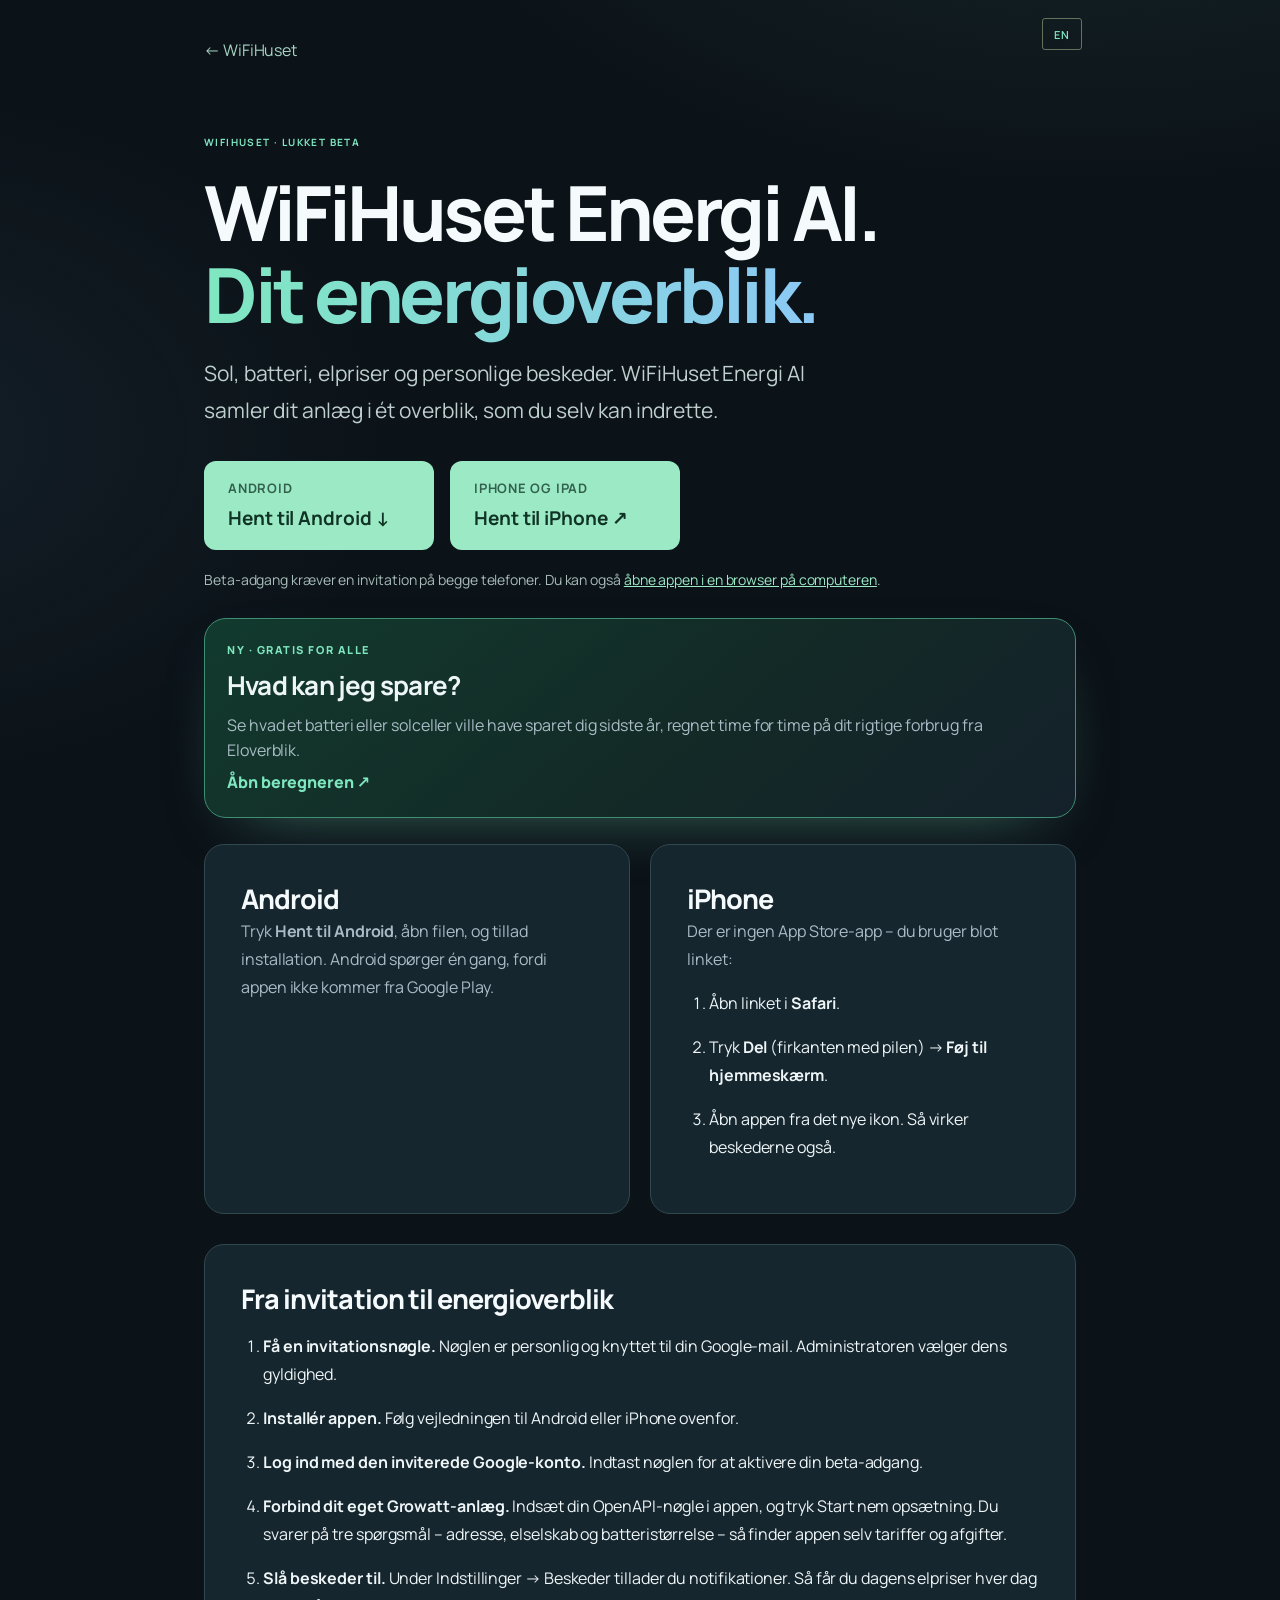
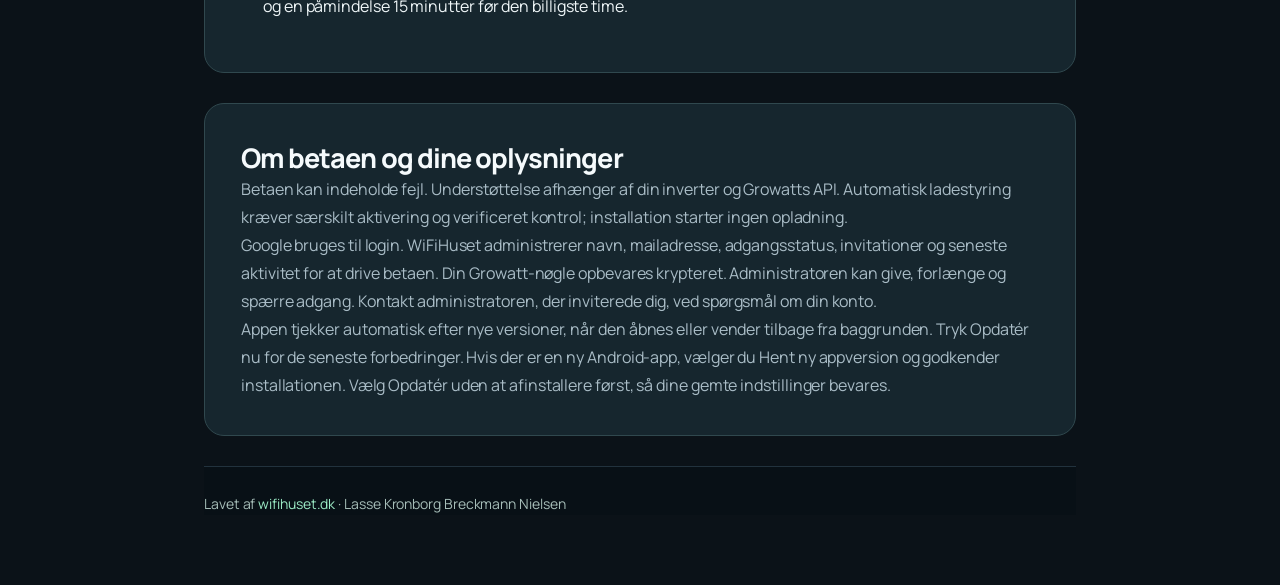
<file: growatt.html>
<!doctype html><html lang="da"><head><meta charset="utf-8"><meta name="viewport" content="width=device-width,initial-scale=1"><title>WiFiHuset Energi AI · Android og iPhone | WiFiHuset</title><meta name="description" content="Hent WiFiHuset Energi AI til Android eller iPhone. Lukket beta med Google-login og personlig invitationsnøgle fra WiFiHuset."><link rel="stylesheet" href="site.css"><link rel="stylesheet" href="growatt.css"><link rel="stylesheet" href="app-theme.css?v=20261119-app02"><script src="content-en.js?v=20261127-en01" defer></script><script src="i18n.js?v=20261127-en01" defer></script></head><body><main class="growatt-download"><a class="back" href="index.html">← WiFiHuset</a><p class="eyebrow">WIFIHUSET · LUKKET BETA</p><h1>WiFiHuset Energi AI.<br><span>Dit energioverblik.</span></h1><p class="lead">Sol, batteri, elpriser og personlige beskeder. WiFiHuset Energi AI samler dit anlæg i ét overblik, som du selv kan indrette.</p><div class="download-actions"><a class="download" href="https://growatt-ai-public.kronborgnielsen.workers.dev/downloads/wifihuset-ai-beta.apk?source=wifihuset"><small>Android</small>Hent til Android ↓</a><a class="download" href="https://growatt-ai-public.kronborgnielsen.workers.dev/?source=wifihuset-iphone"><small>iPhone og iPad</small>Hent til iPhone ↗</a></div><p class="fine">Beta-adgang kræver en invitation på begge telefoner. Du kan også <a class="inline" href="https://growatt-ai-public.kronborgnielsen.workers.dev/">åbne appen i en browser på computeren</a>.</p><a class="spare-box" href="https://growatt-ai-public.kronborgnielsen.workers.dev/spar.html?source=wifihuset"><small>Ny · gratis for alle</small><b>Hvad kan jeg spare?</b><span>Se hvad et batteri eller solceller ville have sparet dig sidste år, regnet time for time på dit rigtige forbrug fra Eloverblik.</span><em>Åbn beregneren ↗</em></a><div class="platforms"><section id="android"><h2>Android</h2><p>Tryk <strong>Hent til Android</strong>, åbn filen, og tillad installation. Android spørger én gang, fordi appen ikke kommer fra Google Play.</p></section><section id="iphone"><h2>iPhone</h2><p>Der er ingen App Store-app – du bruger blot linket:</p><ol><li>Åbn linket i <strong>Safari</strong>.</li><li>Tryk <strong>Del</strong> (firkanten med pilen) → <strong>Føj til hjemmeskærm</strong>.</li><li>Åbn appen fra det nye ikon. Så virker beskederne også.</li></ol></section></div><section><h2>Fra invitation til energioverblik</h2><ol><li><strong>Få en invitationsnøgle.</strong> Nøglen er personlig og knyttet til din Google-mail. Administratoren vælger dens gyldighed.</li><li><strong>Installér appen.</strong> Følg vejledningen til Android eller iPhone ovenfor.</li><li><strong>Log ind med den inviterede Google-konto.</strong> Indtast nøglen for at aktivere din beta-adgang.</li><li><strong>Forbind dit eget Growatt-anlæg.</strong> Indsæt din OpenAPI-nøgle i appen, og tryk Start nem opsætning. Du svarer på tre spørgsmål – adresse, elselskab og batteristørrelse – så finder appen selv tariffer og afgifter.</li><li><strong>Slå beskeder til.</strong> Under Indstillinger → Beskeder tillader du notifikationer. Så får du dagens elpriser hver dag og en påmindelse 15 minutter før den billigste time.</li></ol></section><section><h2>Om betaen og dine oplysninger</h2><p>Betaen kan indeholde fejl. Understøttelse afhænger af din inverter og Growatts API. Automatisk ladestyring kræver særskilt aktivering og verificeret kontrol; installation starter ingen opladning.</p><p>Google bruges til login. WiFiHuset administrerer navn, mailadresse, adgangsstatus, invitationer og seneste aktivitet for at drive betaen. Din Growatt-nøgle opbevares krypteret. Administratoren kan give, forlænge og spærre adgang. Kontakt administratoren, der inviterede dig, ved spørgsmål om din konto.</p><p>Appen tjekker automatisk efter nye versioner, når den åbnes eller vender tilbage fra baggrunden. Tryk Opdatér nu for de seneste forbedringer. Hvis der er en ny Android-app, vælger du Hent ny appversion og godkender installationen. Vælg Opdatér uden at afinstallere først, så dine gemte indstillinger bevares.</p></section><footer>Lavet af <a href="index.html">wifihuset.dk</a> · Lasse Kronborg Breckmann Nielsen</footer></main></body></html>
</file>
<file: site.css>
@font-face{font-family:Space;src:url('fonts/space-grotesk.woff2') format('woff2');font-weight:300 700;font-display:swap}@font-face{font-family:Plex;src:url('fonts/ibm-plex-mono.woff2') format('woff2');font-weight:400;font-display:swap}
:root{--bg:#151b17;--bg-soft:#1c241e;--paper:#f0f0e8;--muted:#8f9b8e;--lime:#d0f67a;--line:#354035;--dark-line:#d2d7c9;--orange:#ff875b;--font:Space,Arial,sans-serif;--mono:Plex,monospace;--max:1320px}*{box-sizing:border-box}html{scroll-behavior:smooth;scroll-padding-top:100px}body{margin:0;background:var(--bg);color:var(--paper);font-family:var(--font);font-size:16px;line-height:1.6;-webkit-font-smoothing:antialiased}body:has(.menu-toggle[aria-expanded=true]){overflow:hidden}button,input,select,textarea{font:inherit}button,a,input,select,textarea,summary{-webkit-tap-highlight-color:transparent}a{color:inherit;text-decoration:none}button{cursor:pointer}button:disabled{cursor:default}button,summary,a{touch-action:manipulation}button{color:inherit}a:focus-visible,button:focus-visible,summary:focus-visible,input:focus-visible,select:focus-visible,textarea:focus-visible,[tabindex]:focus-visible{outline:2px solid var(--orange);outline-offset:5px}img{max-width:100%;display:block}h1,h2,h3,h4,p,figure{margin:0}h1,h2,h3,h4{line-height:1.1;font-weight:500;letter-spacing:-.055em}p{color:#a9b3a6}ul{padding:0;list-style:none}button{border:0}svg{max-width:100%}[hidden]{display:none!important}.container{width:min(calc(100% - 96px),var(--max));margin-inline:auto}.eyebrow{font:10px/1.6 var(--mono);letter-spacing:.12em;color:var(--lime);text-transform:uppercase}.muted{color:var(--muted)}.lime-text{color:var(--lime)}.skip{position:fixed;z-index:100;top:10px;left:10px;background:var(--lime);color:var(--bg);padding:12px;transform:translateY(-150%)}.skip:focus{transform:none}.utility{border-bottom:1px solid var(--line);font:9px var(--mono);letter-spacing:.06em;color:#acb7a5}.utility .container{display:flex;justify-content:space-between;align-items:center;min-height:35px}.utility .container>span:first-child{display:flex;align-items:center;gap:9px}.utility-separator{margin:0 14px;color:#61715b}.status-dot{display:inline-block;width:6px;height:6px;border-radius:50%;background:var(--lime);box-shadow:0 0 8px #d0f67a40}.site-header{position:sticky;top:0;background:#151b17f5;backdrop-filter:blur(12px);z-index:20;border-bottom:1px solid var(--line)}.nav-row{height:88px;display:flex;align-items:center;gap:30px}.brand{display:inline-flex;align-items:center;font-size:28px;letter-spacing:-1.6px;font-weight:600;line-height:1}.brand>span:not(.brand-icon):not(.brand-period){font-weight:300}.brand-icon{display:inline-flex;align-items:center;justify-content:center;width:31px;height:31px;line-height:1;font-size:37px;letter-spacing:-5px;transform:rotate(-30deg);margin-right:10px;color:var(--lime);overflow:hidden}.brand-period{color:var(--lime)}.nav-row nav{display:flex;align-items:center;gap:30px;margin-left:auto;font-size:12px;color:#c6cec0}.nav-row nav a{position:relative}.nav-row nav a::after{content:'';position:absolute;bottom:-8px;left:0;width:0;height:1px;background:var(--lime);transition:width .2s}.nav-row nav a:hover::after{width:100%}.nav-cta{display:flex;align-items:center;gap:22px;margin-left:20px;padding:10px 15px;border:1px solid #65735d;border-radius:3px;font-size:11px}.nav-cta span{color:var(--lime);font-size:20px}.nav-cta:hover{background:#d0f67a12}.menu-toggle{display:none;background:none;font-size:26px}.hero{display:grid;grid-template-columns:1fr 1.1fr;gap:50px;align-items:center;padding-block:54px 68px}.hero-copy{padding-block:15px}.hero-copy .eyebrow{margin-bottom:24px}.hero h1{font-size:clamp(42px,4.75vw,72px);letter-spacing:-.065em;line-height:1.08;white-space:nowrap}.hero h1 em{font-style:normal;color:var(--lime)}.hero-intro{font-size:15px;line-height:1.85;max-width:375px;margin-top:26px}.hero-actions{display:flex;align-items:center;gap:28px;margin-top:31px}.button{display:inline-flex;align-items:center;justify-content:space-between;gap:34px;padding:16px 23px;border-radius:3px;font-size:12px;font-weight:600;line-height:1.4;transition:background .2s,transform .2s}.button span{font-size:22px;font-weight:400;line-height:.8}.button:hover{transform:translateY(-2px)}.lime{background:var(--lime);color:var(--bg)}.lime:hover{background:#e2ffa2}.dark{background:var(--bg);color:var(--paper)}.dark:hover{background:#32432c}.text-link{display:inline-flex;gap:14px;align-items:center;font-size:11px;background:none;padding:0}.text-link span{font-size:18px}.text-link:hover{color:var(--lime)}.hero-note{display:flex;align-items:center;gap:14px;margin-top:49px;padding-top:21px;border-top:1px solid var(--line);max-width:343px}.mini-orbit{font-size:30px;color:var(--lime)}.hero-note b{display:block;font-size:11px;font-weight:500}.hero-note div>span{font:9px var(--mono);color:var(--muted)}.hero-image{position:relative;align-self:stretch;min-height:470px;border-radius:5px;background:#2d3f32}.hero-image>img{width:100%;height:100%;position:absolute;object-fit:cover;object-position:63% center;border-radius:5px}.hero-image:after{content:'';position:absolute;inset:0;border-radius:5px;background:linear-gradient(transparent 35%,#0a160bd9)}.image-top{position:absolute;inset:21px 20px auto;z-index:1;display:flex;align-items:center;justify-content:space-between}.pill{display:inline-flex;gap:8px;align-items:center;font:9px var(--mono);letter-spacing:.04em;padding:7px 10px;border-radius:2px}.glass{background:#1b2a216e;border:1px solid #b9cd9a70;backdrop-filter:blur(8px);color:#edf3e7}.crosshair{font:28px var(--mono);color:var(--lime)}.image-caption{position:absolute;inset:auto 24px 35px;display:flex;align-items:end;gap:14px;z-index:1}.caption-number{align-self:start;font:11px var(--mono);color:var(--lime);padding-top:3px}.image-caption .eyebrow{font-size:8px}.image-caption p{font-size:24px;line-height:1.2;letter-spacing:-.03em;color:#f0f2e9;margin-top:8px}.round-link{width:43px;height:43px;display:grid;place-items:center;border-radius:50%;background:var(--lime);color:var(--bg);margin-left:auto;font-size:25px;flex-shrink:0;transition:transform .2s}.round-link:hover{transform:rotate(45deg)}.hero-image figcaption{position:absolute;bottom:9px;left:24px;z-index:1;font:7px var(--mono);color:#afb5a4}.signal-strip{border-block:1px solid var(--line)}.signal-strip .container{min-height:72px;display:flex;align-items:center;justify-content:space-between;gap:25px}.signal-strip span{font-size:17px;letter-spacing:-.035em;white-space:nowrap}.signal-strip .signal-label{font:9px var(--mono);color:var(--muted);letter-spacing:.05em}.signal-strip .strip-star{font-size:25px;color:var(--lime)}.section{padding-block:88px}.section-heading{display:flex;align-items:end;justify-content:space-between;gap:40px;margin-bottom:36px}.section-heading h2{font-size:clamp(30px,3vw,44px);margin-top:15px;line-height:1.16}.section-heading>p{max-width:310px;font-size:12px;line-height:1.8;padding-bottom:4px}.featured-grid{display:grid;grid-template-columns:1.2fr 1fr 1fr;gap:22px}.feature-card{border:1px solid var(--line);border-radius:4px;overflow:hidden;display:flex;flex-direction:column;transition:border .25s,transform .25s}.feature-card:hover{border-color:#8b9f72;transform:translateY(-4px)}.feature-media{position:relative;aspect-ratio:1.3;overflow:hidden;background:#253c2b}.feature-media>img{width:100%;height:100%;object-fit:cover;transition:transform .6s}.feature-card:hover .feature-media>img{transform:scale(1.045)}.feature-media .pill{position:absolute;left:16px;top:16px;background:var(--lime);color:var(--bg);font-size:8px}.feature-media .feature-index{position:absolute;top:21px;right:16px;font:10px var(--mono);color:#bdcdae}.feature-card:first-child .feature-media{background:#33422a}.feature-card:first-child .feature-media img{object-position:center 60%}.feature-body{padding:23px 23px 20px;display:flex;flex-direction:column;flex:1}.feature-category{font:8px var(--mono);letter-spacing:.1em;color:var(--lime);text-transform:uppercase}.feature-body h3{font-size:26px;letter-spacing:-.045em;margin-top:11px;margin-bottom:13px}.feature-body p{font-size:12px;line-height:1.8}.feature-bottom{border-top:1px solid var(--line);margin-top:auto;padding-top:20px;display:flex;align-items:center;justify-content:space-between;font-size:10px;color:#e2e8d9}.feature-body p+div{margin-top:24px}.feature-bottom>span:last-child{font-size:23px;color:var(--lime)}.image-credit{font:7px var(--mono);color:#a3b19b;padding:6px 10px;background:#263529}.method-section{background:var(--paper);color:var(--bg);padding-block:64px}.method-layout{display:grid;grid-template-columns:1fr 1.1fr;gap:80px}.method-section .eyebrow{color:#556b39}.method-heading h2{font-size:38px;margin-top:17px;line-height:1.15}.method-heading h2 span{color:#6e7965}.method-heading>p{max-width:350px;color:#69725f;font-size:13px;margin-top:20px}.method-heading .text-link{margin-top:23px;border-bottom:1px solid #889577;padding-bottom:5px}.method-heading .text-link:hover{color:#425c29}.method-items{display:grid;grid-template-columns:1fr 1fr;gap:25px 32px}.method-item{border-top:1px solid var(--dark-line);padding-top:13px}.method-item .number{font:10px var(--mono);color:#7b886b}.method-item h3{font-size:17px;letter-spacing:-.03em;margin-top:12px}.method-item p{font-size:11px;line-height:1.8;color:#69725f;margin-top:10px}.protocol{margin-top:36px;border-top:1px solid var(--dark-line);font-size:12px}.protocol summary{padding-top:18px}.protocol-grid{display:grid;grid-template-columns:1fr 1fr;gap:60px;padding-top:30px}.protocol-grid h3{font-size:20px;margin-bottom:12px}.protocol-grid p{font-size:13px;color:#5a6650}.catalog-gateway{position:relative;overflow:hidden;border:1px solid var(--line);display:grid;grid-template-columns:1fr 1fr;align-items:center;background:#263528;border-radius:4px;gap:45px}.gateway-art{height:310px}.gateway-art img{width:100%;height:100%;object-fit:cover}.catalog-gateway h3{font-size:40px;line-height:1.1;margin-top:15px}.catalog-gateway p{font-size:12px;margin-top:15px;color:#bcc6b3}.catalog-gateway .button{background:var(--lime);color:var(--bg);margin-top:22px}.gateway-number{position:absolute;right:22px;top:20px;font:9px var(--mono);color:#bdcdae}.catalog-toolbar{display:flex;gap:25px;align-items:center;justify-content:space-between;padding-top:24px}.search-box{display:flex;align-items:center;gap:10px;border:1px solid var(--line);border-radius:3px;padding:10px 16px;max-width:450px;width:100%}.search-box>span{font-size:24px;line-height:1;color:var(--lime)}.search-box input{border:0;background:none;color:var(--paper);width:100%;font-size:13px;min-width:0}.search-box input::placeholder{color:#8b9983}.search-box input:focus{outline:none}.search-box:focus-within{outline:2px solid var(--lime)}.filters{display:flex;gap:8px;flex-wrap:wrap;margin-top:24px}.filter{background:none;border:1px solid var(--line);border-radius:3px;padding:8px 13px;font-size:11px;color:#aebba4}.filter.active{background:var(--lime);border-color:var(--lime);color:var(--bg)}.filter:hover{border-color:var(--lime)}.result-count{font:9px var(--mono);margin-block:24px 16px;color:var(--muted)}.catalog-grid{display:grid;grid-template-columns:repeat(3,1fr);gap:24px}.catalog-grid .feature-media{aspect-ratio:1.8}.catalog-grid .feature-body h3{font-size:23px}.catalog-grid .feature-media img.photo{object-fit:contain;padding:20px;background:#f4f4ef}.catalog-bottom{display:flex;justify-content:center;margin-top:30px}.catalog-bottom .button{border:1px solid var(--line)}.empty{border:1px solid var(--line);padding:25px;grid-column:1/-1}.empty h3{font-size:24px}.empty p{margin-top:10px}.knowledge-section{background:#20291f;padding-block:80px}.knowledge-top{display:grid;grid-template-columns:1.05fr 1fr;gap:50px;margin-block:40px}.network-diagram{position:relative;min-height:350px;border:1px solid #516044;border-radius:4px;display:flex;align-items:center;flex-direction:column;justify-content:center;overflow:hidden;background:#18211a}.diagram-dots{position:absolute;inset:0;background-image:radial-gradient(#667c4c 1px,transparent 1px);background-size:18px 18px;opacity:.3}.diagram-label,.diagram-foot{position:absolute;left:20px;top:18px;font:8px var(--mono);color:#96a586}.diagram-foot{top:auto;bottom:18px;color:var(--lime)}.diagram-core{z-index:1;background:var(--lime);color:#223017;font-size:36px;text-align:center;line-height:1;padding:18px 34px;border-radius:4px;letter-spacing:-.07em}.diagram-core span{font:7px var(--mono);display:block;margin-top:7px;letter-spacing:.1em}.diagram-branch{display:flex;gap:90px;position:relative;margin-top:42px;color:#d0e2b5;font:12px var(--mono)}.diagram-branch:before{content:'';position:absolute;left:24px;right:24px;top:-22px;height:22px;border:1px solid #899e68;border-bottom:0}.diagram-branch:after{content:'';position:absolute;left:50%;top:-42px;height:20px;width:1px;background:#899e68}.diagram-branch span{background:#273724;border:1px solid #5d7547;padding:7px 12px;z-index:1}.diagram-devices{display:flex;gap:54px;z-index:1;margin-top:22px}.diagram-devices span{text-align:center;font-size:24px;color:#aabf8e}.diagram-devices small{display:block;font:7px var(--mono);letter-spacing:.08em;margin-top:2px}.knowledge-text{padding-block:10px;display:flex;flex-direction:column;justify-content:center}.knowledge-text h3{font-size:24px;margin-bottom:14px;letter-spacing:-.04em}.knowledge-text p{font-size:12px;line-height:1.85;margin-bottom:12px}.knowledge-text p:last-child{margin-bottom:0}.knowledge-text b{font-weight:500;color:#d9e4ce}.knowledge-text details{margin-top:18px;border-top:1px solid var(--line);padding-top:14px;font-size:12px}.knowledge-text details>div{padding-top:15px}.standards-grid{display:grid;grid-template-columns:repeat(3,1fr);gap:15px}.standard{border:1px solid #414d38;border-radius:3px;padding:22px}.standard-top{display:flex;justify-content:space-between;align-items:center;margin-bottom:15px}.standard-top>span{font:9px var(--mono);color:var(--muted)}.standard-top svg{width:22px;height:22px;stroke:var(--lime);fill:none;stroke-width:1.2}.standard h3{font-size:22px;margin-bottom:7px}.standard .standard-kicker{font:8px/1.6 var(--mono);color:var(--lime)}.standard>p{font-size:11px;margin-top:13px;line-height:1.8}.standard .standard-need{border-top:1px solid var(--line);padding-top:12px;margin-top:17px;font-size:10px}.standard-need b{font-weight:500;color:#d5e2c6}.comparison{margin-top:25px;border:1px solid #414d38;border-radius:3px;padding:0 22px}.comparison summary{padding-block:20px}.comparison caption{text-align:left;font:10px var(--mono);padding-bottom:15px;color:var(--lime)}summary{display:flex;justify-content:space-between;align-items:center;gap:20px;cursor:pointer;list-style:none;font-size:12px}summary::-webkit-details-marker{display:none}summary>span{font-size:18px}details[open]>summary>span{transform:rotate(180deg)}table{border-collapse:collapse;width:100%;text-align:left;font-size:11px;min-width:700px}th,td{padding:13px 15px;border-top:1px solid var(--line)}th{font-weight:500;color:#dce7d1}td{color:#a5b49a}thead{font:9px var(--mono);color:#b4c49f}.table-scroll{overflow-x:auto;margin-bottom:20px}.helper{display:grid;grid-template-columns:1fr 1.2fr;gap:75px;margin-top:55px;padding-top:40px;border-top:1px solid #414d38}.helper h3{font-size:29px;margin-top:13px;max-width:300px}.helper>div>p:last-child{font-size:11px;max-width:340px;margin-top:20px}.helper-row{padding:10px 0;border-bottom:1px solid #414d38;font-size:11px;display:grid;grid-template-columns:1.25fr 1fr;gap:20px}.helper-row p{color:#adbaa2}.helper-row b{color:var(--lime);font-size:10px;font-weight:400}.offer-layout{display:grid;grid-template-columns:1fr 1fr;gap:95px;align-items:start}.offer-layout h2{font-size:43px;margin-top:16px}.offer-layout>div>p:not(.eyebrow){margin-top:23px;font-size:13px;max-width:400px}.benefits{font-size:11px;margin:25px 0;display:grid;gap:12px}.benefits li:before{content:'↗';color:var(--lime);margin-right:14px}.offer-visual{border-block:1px solid var(--line);padding:20px 0;display:flex;align-items:center;gap:18px;max-width:390px;color:var(--lime)}.offer-visual>.orbit{font-size:52px;line-height:1}.offer-visual>span:nth-child(2){font:9px/1.8 var(--mono);color:#aab79e}.offer-visual>span:last-child{margin-left:auto;font-size:28px}.offer-form{background:#222c21;padding:32px;border:1px solid var(--line);border-radius:4px}.offer-form h3{font-size:29px;margin-top:10px}.offer-form .form-disclosure{font-size:11px!important;margin-top:13px!important;color:#b0bea3}form{margin-top:24px}label{display:block;font-size:10px;color:#c7d4ba;letter-spacing:.01em}label input,label select,label textarea{display:block;width:100%;background:var(--bg);color:var(--paper);border:1px solid #48563c;border-radius:2px;padding:12px 13px;font-size:11px;margin-top:7px;resize:vertical}label input::placeholder,label textarea::placeholder{color:#7f8d75}label input:focus,label select:focus,label textarea:focus{border-color:var(--lime)}form>label{margin-top:17px}.form-row{display:grid;grid-template-columns:1fr 110px;gap:15px}.offer-form .button{width:100%;margin-top:22px;gap:15px;font-size:11px}.offer-form small{font-size:9px;display:block;text-align:center;color:#95a489;margin-top:12px}.form-status{font-size:11px;color:var(--lime);margin-top:10px}.form-status:empty{display:none}.faq-section{display:grid;grid-template-columns:1fr 1.5fr;gap:80px;padding-bottom:80px}.faq-section h2{font-size:40px;margin-top:15px}.faq-section>div>p:last-child{max-width:250px;font-size:12px;margin-top:20px}.faq-section details{border-top:1px solid var(--line);padding:18px 0}.faq-section details:last-child{border-bottom:1px solid var(--line)}.faq-section summary{font-size:13px;font-weight:500}.faq-section details>p{margin-top:16px;font-size:12px;line-height:1.9;padding-right:30px}footer{border-top:1px solid var(--line);background:#111712;padding-top:48px}.footer-top{display:grid;grid-template-columns:1fr 1.6fr;gap:70px;padding-bottom:40px}.footer-top>div>p{font-size:13px;line-height:1.6;margin-top:20px}.footer-columns{display:grid;grid-template-columns:repeat(3,1fr);gap:35px}.footer-columns h4{font:9px var(--mono);color:var(--lime);letter-spacing:.08em;margin-bottom:20px}.footer-columns a{display:block;color:#a8b19e;font-size:10px;line-height:2.5}.footer-columns a:hover{color:var(--lime)}.disclosure{border-block:1px solid #2b3628;padding-block:20px;font-size:9px;line-height:1.9;color:#84927a}.disclosure b{color:#bac5b0;font-weight:500}.footer-bottom{display:flex;align-items:center;justify-content:space-between;gap:25px;font:8px/1.8 var(--mono);color:#93a086;min-height:70px}.footer-bottom .lime-text{margin-left:10px;font-size:16px}.footer-bottom a:hover{color:var(--lime)}.info-dialog{background:var(--paper);color:var(--bg);border:0;border-radius:5px;width:min(570px,calc(100% - 30px));padding:40px;max-height:85dvh}.info-dialog::backdrop{background:#07120bd9;backdrop-filter:blur(5px)}.dialog-close{position:absolute;top:10px;right:15px;background:none;font-size:20px;color:var(--bg)}.info-dialog h2{font-size:32px;margin-bottom:22px}.info-dialog p{font-size:14px;color:#54634a;margin-top:15px}.noscript{padding:40px;text-align:center}.article-page{background:var(--paper);color:var(--bg)}.article-page .site-header{color:var(--paper)}.article-container{padding-block:45px 90px}.article-breadcrumb{font:10px var(--mono);color:#69755e;display:flex;gap:15px;margin-bottom:35px;flex-wrap:wrap}.article-breadcrumb a:hover{color:#354f27}.article-hero{display:grid;grid-template-columns:1.1fr 1fr;gap:65px;align-items:center}.article-title .eyebrow{color:#4f6733}.article-title h1{font-size:clamp(35px,4.3vw,65px);margin-block:20px}.article-title .article-lead{font-size:18px;color:#68765c;line-height:1.7}.article-meta{display:flex;gap:15px;align-items:center;font:9px var(--mono);color:#61734c;margin-top:27px}.article-meta .pill{background:#dae6c5;color:#3c542a}.article-visual{margin:0}.article-visual img{width:100%;aspect-ratio:1.3;object-fit:cover;border-radius:4px}.article-visual img.photo{object-fit:contain;background:#fff;padding:30px}.article-visual figcaption{font:8px var(--mono);color:#758168;margin-top:10px}.article-layout{display:grid;grid-template-columns:240px 1fr;gap:90px;margin-top:60px;border-top:1px solid #ccd4c2;padding-top:38px}.article-aside{font-size:12px}.article-aside-inner{position:sticky;top:130px}.article-aside h2{font:10px var(--mono);color:#68755c;letter-spacing:.1em;margin-bottom:18px}.article-aside a:not(.button){display:block;font-size:11px;border-bottom:1px solid #d5dbcd;padding-block:12px}.article-aside a:hover{color:#75953f}.article-aside .button{margin-top:25px;gap:10px;font-size:10px;padding:14px 18px}.article-aside p{font-size:10px;color:#6d7b60;margin-top:15px}.article-body{max-width:730px}.article-body section{margin-bottom:36px;scroll-margin-top:115px}.article-body h2{font-size:30px;letter-spacing:-.04em;margin-bottom:18px}.article-body p{font-size:15px;color:#58664d;line-height:1.9}.analysis-note{background:#e0e7d6;border-left:2px solid #78974d;padding:18px 22px;margin-bottom:35px;font-size:12px;color:#536444}.article-checks{padding:25px;background:#e6eadf;border:1px solid #ccd4c1;border-radius:3px;margin-top:35px}.article-checks h3{font-size:23px;margin-bottom:12px}.article-checks ul{display:grid;gap:9px;margin-bottom:0;font-size:13px;color:#596c49}.article-checks li{padding-left:20px;position:relative}.article-checks li:before{content:'↗';position:absolute;left:0}.archive-note{border:1px solid #ccd4c1;padding:18px 22px;margin-top:30px}.archive-note summary{color:#556847;font-size:11px}.archive-note>div{padding-top:18px}.archive-note p{font-size:12px;margin-block:10px}.archive-note ul{font-size:12px;color:#68765b}.archive-note li{margin-top:5px}.article-related{border-top:1px solid #ccd4c1;margin-top:60px;padding-top:35px}.article-related>h2{font-size:29px;margin-bottom:25px}.article-related .feature-card{background:var(--bg);color:var(--paper)}.article-related .featured-grid{grid-template-columns:repeat(2,1fr);max-width:850px}.article-related .feature-media{aspect-ratio:2}.article-page footer{color:var(--paper);padding-top:0}.article-error{padding:40px;min-height:50vh}.article-error h1{font-size:40px}.article-error p{margin-block:20px}.legacy-winners{margin-top:25px;padding-top:15px;border-top:1px solid #ccd4c1}.legacy-winners h3{font-size:20px;margin-bottom:12px}.legacy-winners p{font-size:12px}.article-source{font-size:11px!important;margin-top:20px}.article-source a{text-decoration:underline;text-underline-offset:3px}.privacy-link{cursor:pointer}
@media(min-width:1500px){.hero{gap:70px;padding-block:65px 75px}.hero-image{min-height:520px}.hero h1{font-size:75px}.hero-intro{font-size:17px;max-width:420px}.hero-actions .button{font-size:13px}.hero-actions .text-link{font-size:12px}.nav-row nav{font-size:13px}}
@media(max-width:1100px){.container{width:calc(100% - 64px)}.nav-row{gap:20px;height:76px}.nav-row nav{gap:19px}.nav-cta{margin-left:0;gap:12px;font-size:10px}.brand{font-size:25px}.hero{gap:28px}.hero h1{font-size:clamp(38px,5vw,55px)}.hero-intro{font-size:13px}.hero-actions{gap:15px}.hero-actions .button{padding:15px 17px;gap:20px}.hero-actions .text-link{font-size:10px;gap:8px}.hero-image{min-height:440px}.featured-grid{gap:16px;grid-template-columns:repeat(3,1fr)}.feature-body{padding:19px}.feature-body h3{font-size:23px}.method-layout{gap:45px}.method-heading h2{font-size:32px}.offer-layout{gap:45px}.offer-layout h2{font-size:37px}.offer-form{padding:25px}.article-hero{gap:35px}.article-layout{grid-template-columns:190px 1fr;gap:45px}.helper{gap:35px}.footer-top{gap:45px}.signal-strip .container{gap:18px}.signal-strip span{font-size:15px}.signal-strip .strip-star{font-size:20px}}
@media(max-width:800px){.container{width:calc(100% - 40px)}.utility .container{min-height:30px}.utility .container>span:first-child{font-size:7px}.utility .container>span:last-child{font-size:7px}.utility-separator{margin:0 7px}.nav-row{height:68px;justify-content:space-between}.nav-row nav{display:none}.menu-toggle{display:block}.nav-cta{margin-left:auto;margin-right:6px}.nav-row nav.open{display:flex;position:fixed;inset:68px 0 auto;padding:30px 25px 45px;background:var(--bg);flex-direction:column;align-items:start;border-bottom:1px solid var(--line);gap:25px;font-size:19px}.hero{padding-block:40px;gap:30px}.hero h1{font-size:clamp(34px,5.3vw,43px)}.hero-copy .eyebrow{font-size:8px;margin-bottom:20px}.hero-intro{margin-top:20px;line-height:1.8;font-size:12px}.hero-actions{align-items:start;flex-direction:column;gap:17px;margin-top:23px}.hero-note{margin-top:28px;gap:10px}.hero-note b{font-size:10px}.hero-note div>span{font-size:7px}.hero-image{min-height:450px}.image-caption{inset:auto 14px 38px;gap:9px}.image-caption p{font-size:20px}.image-caption .eyebrow{font-size:6px}.image-top{inset:15px 14px auto}.image-top .pill{font-size:7px}.round-link{width:34px;height:34px;font-size:20px}.hero-image figcaption{left:14px;font-size:6px}.caption-number{font-size:8px}.signal-strip .container{flex-wrap:wrap;justify-content:center;gap:12px 20px;padding-block:17px}.signal-strip .signal-label{width:100%;text-align:center;font-size:8px}.signal-strip span{font-size:13px}.signal-strip .strip-star{font-size:17px}.signal-strip .strip-star:last-child{display:none}.section{padding-block:60px}.section-heading{gap:24px}.section-heading h2{font-size:31px}.section-heading>p{font-size:11px;max-width:220px}.featured-grid{grid-template-columns:1fr 1fr;gap:18px}.feature-card:first-child{grid-column:1/-1;display:grid;grid-template-columns:1fr 1fr}.feature-card:first-child .feature-media{aspect-ratio:auto;min-height:250px}.feature-card:first-child .feature-body{justify-content:center}.feature-card:first-child .feature-bottom{margin-top:24px}.feature-body h3{font-size:25px}.feature-media{aspect-ratio:1.5}.method-layout{grid-template-columns:1fr;gap:35px}.method-heading{max-width:500px}.method-heading>p{max-width:450px}.method-heading .text-link{margin-top:16px}.method-items{gap:25px 35px}.method-item p{font-size:12px}.protocol-grid{gap:30px}.catalog-gateway{gap:24px}.catalog-gateway h3{font-size:32px}.catalog-gateway .eyebrow{font-size:8px}.catalog-gateway p{padding-right:20px;font-size:11px}.gateway-art{height:290px}.gateway-number{top:12px;right:12px;font-size:7px}.catalog-gateway .button{font-size:10px;padding:13px 16px}.catalog-grid{grid-template-columns:1fr 1fr;gap:18px}.catalog-grid .feature-card:first-child{display:flex;grid-column:auto}.catalog-grid .feature-card:first-child .feature-media{aspect-ratio:1.8;min-height:0}.catalog-grid .feature-body{padding:18px}.catalog-grid .feature-body h3{font-size:22px}.catalog-grid .feature-card:first-child .feature-bottom{margin-top:auto}.knowledge-top{gap:30px}.network-diagram{min-height:340px}.knowledge-text h3{font-size:21px}.knowledge-text p{font-size:11px}.diagram-branch{gap:55px}.diagram-devices{gap:32px}.standards-grid{grid-template-columns:repeat(2,1fr)}.helper{grid-template-columns:1fr;gap:20px}.helper h3{max-width:none;font-size:27px}.helper>div>p:last-child{max-width:500px}.offer-layout{gap:30px}.offer-layout h2{font-size:31px}.offer-form{padding:23px}.form-row{grid-template-columns:1fr;gap:17px}.offer-form h3{font-size:24px}.offer-form .button{font-size:10px;padding:15px;gap:8px}.offer-visual>span:nth-child(2){font-size:7px}.faq-section{gap:35px;grid-template-columns:1fr 1.5fr;padding-bottom:60px}.faq-section h2{font-size:32px}.faq-section summary{font-size:12px}.footer-top{grid-template-columns:1fr;gap:30px}.footer-top>div>p{font-size:12px}.footer-columns{gap:25px}.article-hero{grid-template-columns:1fr;gap:30px}.article-title h1{font-size:47px}.article-visual img{aspect-ratio:2}.article-layout{grid-template-columns:160px 1fr;gap:30px}.article-aside{font-size:10px}.article-aside .button{padding:13px 11px;font-size:9px}.article-body p{font-size:14px}.article-body h2{font-size:26px}.article-related .feature-card:first-child{display:flex;grid-column:auto}.article-related .feature-card:first-child .feature-media{aspect-ratio:2;min-height:0}}
@media(max-width:540px){.utility .container>span:last-child{display:none}.utility .container{justify-content:center}.brand{font-size:25px}.brand-icon{width:25px;font-size:32px;margin-right:6px}.nav-cta{font-size:9px;padding:6px 10px;gap:12px}.nav-cta span{font-size:19px}.nav-row{gap:12px}.hero{display:flex;flex-direction:column;gap:29px;padding-block:37px 38px;align-items:stretch}.hero-copy{padding-block:0}.hero-copy .eyebrow{font-size:8px;margin-bottom:19px}.hero h1{font-size:clamp(40px,10.6vw,58px);white-space:normal}.hero-intro{font-size:13px;max-width:340px;margin-top:20px}.hero-actions{flex-direction:row;align-items:center;gap:22px;margin-top:24px}.hero-actions .button{font-size:11px;padding:14px 17px;gap:20px}.hero-actions .text-link{font-size:10px;gap:7px}.hero-note{margin-top:24px;max-width:none;padding-top:16px}.hero-note b{font-size:10px}.hero-note div>span{font-size:8px}.hero-note .mini-orbit{font-size:26px}.hero-image{min-height:370px;align-self:stretch}.image-top{inset:17px 17px auto}.image-top .pill{font-size:7px}.image-caption{inset:auto 19px 35px;gap:12px}.image-caption p{font-size:24px}.image-caption .eyebrow{font-size:6px}.round-link{height:38px;width:38px}.hero-image figcaption{font-size:6px;left:19px}.signal-strip .container{gap:9px 12px}.signal-strip span{font-size:11px}.signal-strip .strip-star{font-size:13px}.signal-strip .signal-label{font-size:7px}.section{padding-block:45px}.section-heading{display:block;margin-bottom:25px}.section-heading h2{font-size:31px;margin-top:12px}.section-heading>p{max-width:330px;margin-top:17px;font-size:12px}.eyebrow{font-size:9px}.featured-grid{grid-template-columns:1fr;gap:22px}.feature-card:first-child{display:flex;grid-column:auto}.feature-card:first-child .feature-media{aspect-ratio:1.45;min-height:0}.feature-media{aspect-ratio:1.6}.feature-body{padding:22px}.feature-body h3{font-size:29px}.feature-body p{font-size:13px}.feature-bottom{font-size:11px}.image-credit{font-size:7px}.method-section{padding-block:42px}.method-heading h2{font-size:30px}.method-heading>p{font-size:12px}.method-items{gap:24px}.method-item h3{font-size:17px}.method-item p{font-size:11px}.protocol-grid{grid-template-columns:1fr;gap:24px}.protocol-grid p{font-size:12px}.catalog-gateway{grid-template-columns:1fr;gap:0}.gateway-art{height:210px}.catalog-gateway>div:nth-child(2){padding:24px}.catalog-gateway h3{font-size:33px}.catalog-gateway p{padding-right:0}.catalog-gateway .eyebrow{font-size:7px}.gateway-number{top:15px;right:15px}.catalog-gateway .button{font-size:11px;margin-top:20px}.catalog-toolbar{gap:12px}.catalog-toolbar>.text-link{white-space:nowrap;font-size:9px}.search-box{padding:8px 10px;gap:6px}.search-box input{font-size:10px}.filters{gap:6px;margin-top:18px}.filter{font-size:10px;padding:7px 10px}.catalog-grid{grid-template-columns:1fr}.catalog-grid .feature-media{aspect-ratio:1.9}.catalog-grid .feature-card:first-child .feature-media{aspect-ratio:1.9}.catalog-grid .feature-body h3{font-size:25px}.catalog-grid .feature-body{padding:22px}.knowledge-section{padding-block:45px}.knowledge-top{grid-template-columns:1fr;gap:20px;margin-block:25px}.network-diagram{min-height:335px}.knowledge-text h3{font-size:25px}.knowledge-text p{font-size:12px}.standards-grid{gap:12px}.standard{padding:16px}.standard h3{font-size:20px}.standard .standard-kicker{font-size:7px}.standard>p{font-size:10px;line-height:1.8}.standard .standard-need{font-size:9px}.standard-top{margin-bottom:12px}.standard-top>span{font-size:8px}.comparison{padding-inline:16px}.comparison summary{font-size:11px}.helper{margin-top:35px;padding-top:25px}.helper-row{grid-template-columns:1.2fr 1fr;font-size:10px;gap:12px}.helper-row b{font-size:9px}.helper h3{font-size:25px}.offer-layout{grid-template-columns:1fr;gap:27px}.offer-layout h2{font-size:34px}.offer-layout>div>p:not(.eyebrow){font-size:12px;margin-top:17px}.benefits{font-size:11px;gap:9px;margin-block:20px}.offer-visual{max-width:none}.offer-visual>span:nth-child(2){font-size:8px}.offer-form{padding:24px}.offer-form h3{font-size:27px}.form-row{grid-template-columns:1fr 95px;gap:12px}.offer-form .button{font-size:11px}.faq-section{grid-template-columns:1fr;gap:25px;padding-bottom:45px}.faq-section h2{font-size:31px}.faq-section h2 br{display:none}.faq-section>div>p:last-child{max-width:none;font-size:11px;margin-top:15px}.faq-section summary{font-size:12px}.faq-section details>p{font-size:12px}.footer-top{gap:25px;padding-bottom:30px}.footer-columns{gap:20px 10px}.footer-columns h4{font-size:8px;margin-bottom:13px}.footer-columns a{font-size:9px;line-height:2.8}.disclosure{font-size:8px}.footer-bottom{font-size:7px;flex-wrap:wrap;gap:12px;justify-content:space-between;padding-block:20px;min-height:0}.footer-bottom>span:nth-child(2){display:none}.info-dialog{padding:35px 25px}.info-dialog h2{font-size:27px}.article-container{padding-block:28px 45px}.article-breadcrumb{font-size:8px;gap:8px;margin-bottom:27px}.article-title h1{font-size:42px;margin-block:16px}.article-title .article-lead{font-size:16px}.article-meta{font-size:8px;margin-top:20px;gap:10px}.article-meta .pill{font-size:8px}.article-hero{gap:23px}.article-visual img{aspect-ratio:1.5}.article-visual figcaption{font-size:7px}.article-layout{grid-template-columns:1fr;margin-top:30px;padding-top:25px;gap:30px}.article-aside-inner{position:static}.article-aside nav{display:flex;flex-wrap:wrap;gap:0 20px}.article-aside a:not(.button){font-size:10px;padding-block:8px}.article-aside .button{font-size:10px;margin-top:18px;gap:30px}.article-aside p{font-size:10px;max-width:320px}.article-body h2{font-size:26px}.article-body p{font-size:14px}.analysis-note{font-size:11px;padding:17px 18px}.article-body section{margin-bottom:30px}.article-checks{padding:20px}.article-checks ul{font-size:12px}.archive-note{padding:17px}.article-related{margin-top:35px;padding-top:28px}.article-related .featured-grid{grid-template-columns:1fr}.article-related .feature-card:first-child .feature-media{aspect-ratio:2}.article-error{padding:20px}.article-error h1{font-size:32px}}
@media(prefers-reduced-motion:reduce){html{scroll-behavior:auto}*,*:before,*:after{animation:none!important;transition:none!important}}

.arrow-icon{display:inline-block;width:1em;height:1em;vertical-align:-.12em;flex-shrink:0}.round-link .arrow-icon{width:23px;height:23px}.nav-cta .arrow-icon{width:19px;height:19px}

/* Product photographs retain their complete silhouette and original colours. */
.feature-media>img.photo{object-fit:contain;background:#f4f3ee;padding:30px}.feature-media:has(>img.photo){background:#f4f3ee}.feature-media:has(>img.photo) .feature-index{color:#58634c}.feature-media:has(>img.photo) .pill{box-shadow:0 1px 8px #15271715}.photo-source{display:block;margin-top:7px}.photo-source a{text-decoration:underline;text-underline-offset:3px}.gateway-photo{object-fit:contain!important;background:#f4f3ee;padding:26px}.photo-unavailable{display:grid;place-items:center;min-height:180px;background:#e8ebe1;color:#58694b;font-size:12px;text-align:center;padding:25px;width:100%;height:100%}.photo-unavailable span{max-width:220px}.article-visual .photo-unavailable{min-height:300px}

/* Official photos replace the three featured product drawings. */
.featured-grid>.feature-card .feature-media{aspect-ratio:1.3;min-height:0}
.featured-grid>.feature-card .feature-media>img.photo{padding:20px;object-fit:contain;background:#ebe9e2}
.product-photo-window{position:relative;width:100%;height:100%;aspect-ratio:1.3;overflow:hidden;background:#e3dfd7}
.product-photo-window>img.photo-detail{position:absolute;width:210%;max-width:none;height:auto;left:-110%;top:-108%;object-fit:initial}
.feature-media:has(.product-photo-window) .feature-index{color:#edf0e6}
.article-visual .product-photo-window{aspect-ratio:1.3;border-radius:4px}
@media(max-width:800px) and (min-width:541px){.featured-grid>.feature-card:first-child .feature-media{aspect-ratio:auto;min-height:260px}.featured-grid>.feature-card:first-child .feature-media>img.photo{height:100%;position:absolute}}
.lang-switch{flex-shrink:0;display:inline-flex;align-items:center;justify-content:center;min-width:40px;height:32px;padding:0 10px;margin-left:8px;border:1px solid #65735d;border-radius:3px;background:none;color:var(--lime);font:600 11px/1 var(--mono);letter-spacing:.08em}.lang-switch:hover{background:#d0f67a12;border-color:var(--lime)}.article-page .nav-row .text-link{margin-left:auto}.lang-switch-floating{position:absolute;top:18px;right:18px;margin:0}.growatt-download{position:relative}@media(max-width:800px){.lang-switch{margin-left:0;margin-right:4px;height:30px;min-width:36px}}
img.photo.scene{object-fit:cover!important;padding:0!important;background:#0b1218!important}.hero-image>img.scene{object-position:center}
img.photo.scene{object-position:62% 38%!important}
</file>
<file: growatt.css>
body{background:#101b22;color:#e3eeed}.growatt-download{max-width:920px;margin:auto;padding:38px 24px 70px}.back{color:#a6d5c4;display:inline-block;margin-bottom:70px}.growatt-download h1{font-size:clamp(42px,7vw,76px);line-height:1.08;letter-spacing:-.045em;margin:20px 0}.growatt-download h1 span{color:#9beac5}.lead{font-size:21px;line-height:1.65;max-width:660px;color:#becfce}.download-actions{display:flex;flex-wrap:wrap;gap:16px;margin:32px 0 18px}.download-actions a{padding:17px 24px;border-radius:12px;font-weight:700;display:inline-block}.download{color:#103325;background:#9beac5}.web{border:1px solid #57726f;color:#d7e9e4}.fine{font-size:14px;color:#a7bcb9;line-height:1.6}.growatt-download section{border:1px solid #30484e;border-radius:20px;padding:clamp(20px,4vw,36px);margin:30px 0;background:#16262e}.growatt-download h2{font-size:27px;line-height:1.3}.growatt-download p,.growatt-download li{line-height:1.75}.growatt-download li{margin-bottom:16px}.growatt-download ol{padding-left:22px}.growatt-download footer{padding-top:25px;color:#a6bdb8;font-size:14px;line-height:1.7}.growatt-download footer a{color:#9beac5}
.download-actions a.download{display:flex;flex-direction:column;gap:4px;min-width:230px;min-height:72px;justify-content:center;font-size:19px}.download small{font-size:13px;font-weight:700;letter-spacing:.06em;text-transform:uppercase;opacity:.75}.fine a.inline{color:#9beac5;text-decoration:underline}.platforms{display:grid;grid-template-columns:repeat(auto-fit,minmax(280px,1fr));gap:20px;margin:26px 0}.platforms section{margin:0}.platforms h2{margin-top:0}
</file>
<file: app-theme.css>
/* WiFiHuset · app edition. Same look as WiFiHuset Energi AI: deep night-teal, glass cards, mint. */
@font-face{font-family:Manrope;src:url('fonts/manrope-variable.ttf') format('truetype');font-weight:200 800;font-display:swap}
:root{--bg:#0b1218;--bg-soft:#111c24;--paper:#eef5f7;--muted:#93a7b1;--lime:#7fe7c0;--line:#22323d;--dark-line:#2c4150;--orange:#ffb27a;
  --card:#14212b;--card-2:#182834;--stroke:#2c4150;--mint:#7fe7c0;--mint-ink:#062019;--sky:#8cc9f5;--violet:#c6aff5;--sun:#f3cf79;
  --font:Manrope,Inter,system-ui,-apple-system,"Segoe UI",sans-serif;--radius:22px}
html{background:var(--bg)}
body{background:radial-gradient(1200px 700px at 85% -10%,rgba(127,231,192,.10),transparent 60%),radial-gradient(900px 600px at -10% 20%,rgba(140,201,245,.07),transparent 60%),var(--bg);color:var(--paper);font-family:var(--font);letter-spacing:-.005em}
p{color:#a9bcc6}
h1,h2,h3,h4{font-family:var(--font);font-weight:750;letter-spacing:-.035em;color:#f5fafc}
.muted,h2 .muted,h2 span{color:#6f8592}
.eyebrow,.signal-label,.feature-category,.caption-number,.feature-index,.gateway-number,.diagram-label,.diagram-foot{font-family:var(--font)!important;letter-spacing:.14em;font-weight:700;color:var(--mint)}
.lime-text,.brand-period,.brand-icon{color:var(--mint)}
.status-dot{background:var(--mint);box-shadow:0 0 0 4px rgba(127,231,192,.15)}
/* Top bars */
.utility{background:#081016;border-bottom:1px solid var(--line);color:#9fb3bd}
.utility .status-dot{background:var(--mint)}
.site-header{background:rgba(11,18,24,.82);backdrop-filter:blur(14px);-webkit-backdrop-filter:blur(14px);border-bottom:1px solid var(--line)}
.brand{font-family:var(--font);font-weight:800;letter-spacing:-.03em;color:#f5fafc}
.brand-icon{display:inline-grid;place-items:center;width:34px;height:34px;border-radius:11px;background:var(--mint);color:var(--mint-ink)!important;margin-right:8px;font-size:18px}
.nav-row nav{color:#c9d8e0}.nav-row nav a::after{background:var(--mint)}
.nav-cta{border-radius:14px;background:var(--mint);color:var(--mint-ink);border:0;font-weight:750}
.nav-cta span{color:var(--mint-ink)}.nav-cta:hover{background:#9ff0d2}
/* Buttons & links */
.button{border-radius:14px;font-weight:750;font-size:14px}
.button.lime,.lime{background:var(--mint);color:var(--mint-ink)}.lime:hover{background:#9ff0d2}
.button.dark{background:var(--card-2);color:#eef5f7;border:1px solid var(--stroke)}
.text-link{color:var(--mint)}.text-link:hover{color:#b6f5dd}
.pill{border-radius:999px;background:rgba(11,18,24,.7);color:#dff5ec;border:1px solid var(--stroke);backdrop-filter:blur(8px)}
/* Hero */
.hero h1{font-weight:800;letter-spacing:-.05em;color:#f5fafc}
.hero h1 em{font-style:normal;background:linear-gradient(90deg,var(--mint),var(--sky));-webkit-background-clip:text;background-clip:text;color:transparent}
.hero-intro{color:#a9bcc6}.hero-note b{color:#eef5f7}.hero-note{border-color:var(--line)}
.hero-image{border-radius:28px;overflow:hidden;background:radial-gradient(circle at 50% 40%,rgba(127,231,192,.18),transparent 60%),linear-gradient(160deg,#16303a,#0f1d26);border:1px solid var(--stroke);box-shadow:0 30px 80px -40px rgba(127,231,192,.35)}
.hero-image .image-caption p{color:#f5fafc}
.round-link{border-radius:14px;background:var(--mint);color:var(--mint-ink)}
.mini-orbit,.orbit{color:var(--mint)}
/* Signal strip */
.signal-strip{background:linear-gradient(90deg,#0f2a24,#11262f);border-block:1px solid var(--stroke);color:#dff5ec}
.strip-star{color:var(--mint)}
/* Cards */
.feature-card,.catalog-gateway,.offer-form,.helper,.network-diagram,.protocol,.comparison,.standard-card,.product-card,.catalog-card,.faq-item,details.faq,.method-item,.info-dialog{border-radius:var(--radius)!important;background:linear-gradient(160deg,var(--card-2),var(--card))!important;border:1px solid var(--stroke)!important;color:#eef5f7;overflow:hidden}
.feature-card{box-shadow:0 20px 60px -40px rgba(0,0,0,.8);transition:transform .25s ease,border-color .25s ease}
.feature-card:hover{transform:translateY(-3px);border-color:#3f6072!important}
.feature-card:first-child .feature-body{background:transparent}
.feature-media{background:radial-gradient(circle at 50% 45%,rgba(127,231,192,.14),transparent 62%),#0f1b23!important}
.feature-body h3{color:#f5fafc}.feature-body p{color:#a9bcc6}
.feature-bottom{border-color:var(--line)!important;color:var(--mint)}
.image-credit{background:transparent!important;color:#6f8592!important;border:0!important}
/* Sections with own background */
.method-section,.knowledge-section{background:linear-gradient(180deg,#0e1a21,#0b1218)!important;border-block:1px solid var(--line);color:#eef5f7}
.method-section h2 span,.method-section p{color:#a9bcc6}
.method-items>*{border-color:var(--line)!important}
.diagram-core{border-radius:20px;background:var(--mint)!important;color:var(--mint-ink)!important}
.diagram-core span{color:var(--mint-ink)!important}
.diagram-branch span,.diagram-devices span{border-radius:14px;border-color:var(--stroke)!important;background:var(--card)!important;color:#dff5ec!important}
table{color:#dfeaef}th{color:var(--mint)}td,th{border-color:var(--line)!important}
/* Catalog */
.search-box,.catalog-toolbar input,.filters button{border-radius:14px!important;background:var(--card)!important;border:1px solid var(--stroke)!important;color:#eef5f7!important}
.filters button[aria-pressed=true],.filters .active{background:var(--mint)!important;color:var(--mint-ink)!important;border-color:var(--mint)!important}
.gateway-art{border-radius:18px;overflow:hidden;background:#0f1b23}
/* Forms */
.offer-form input,.offer-form select,.offer-form textarea{border-radius:12px;background:#0f1a22;border:1px solid #3a5063;color:#f5f8fd}
.offer-visual{border-radius:var(--radius);background:linear-gradient(135deg,#12382c,#13261f 60%,#141c22);border:1px solid #2f5a49;color:#dff5ec}
.benefits li{color:#c9d8e0}
/* FAQ */
.faq-section summary,.faq-list summary{color:#eef5f7}
/* Footer */
footer{background:#081016;border-top:1px solid var(--line);color:#9fb3bd}
footer p,.disclosure{color:#7f95a1}
/* Article page */
.article-page .article-container{color:#dfeaef}
.article-page h1{font-weight:800}
.article-page blockquote{border-left:3px solid var(--mint);color:#c9d8e0}
.article-page figure img{border-radius:20px}
::selection{background:rgba(127,231,192,.35)}
a:focus-visible,button:focus-visible,summary:focus-visible,input:focus-visible,select:focus-visible,textarea:focus-visible{outline-color:var(--mint)}
@media (prefers-reduced-motion:reduce){.feature-card{transition:none}}
:root{--mono:var(--font)}
/* Product photos float on the dark card instead of a cream box */
.photo,.gateway-photo,img.photo{background:transparent!important}
.feature-media:has(.photo),.feature-media:has(.photo-detail){background:radial-gradient(circle at 50% 45%,rgba(127,231,192,.16),transparent 62%),#0f1b23!important}
.product-photo-window{background:#0f1b23!important}
.gateway-art{background:radial-gradient(circle at 50% 50%,rgba(140,201,245,.16),transparent 65%),#0f1b23!important;min-height:220px}
.feature-media .pill{font-size:11px;font-weight:700}
.method-item{border-radius:18px!important;padding:16px 18px!important;border-top:1px solid var(--stroke)!important}
.method-item .number{color:var(--mint)}
.hero-note span,.offer-visual span{font-family:var(--font)}
/* Article page in the app look */
.article-page{background:transparent!important;color:#eef5f7!important}
.article-breadcrumb,.article-meta,.article-visual figcaption,.article-aside h2,.article-aside p{color:#7f95a1!important}
.article-breadcrumb a:hover,.article-aside a:hover{color:var(--mint)!important}
.article-title .eyebrow{color:var(--mint)!important}
.article-title .article-lead,.article-body p{color:#b5c7d0!important}
.article-meta .pill{background:rgba(127,231,192,.14)!important;color:var(--mint)!important;border-color:transparent}
.article-visual{border-radius:28px;overflow:hidden;background:radial-gradient(circle at 50% 45%,rgba(127,231,192,.16),transparent 62%),linear-gradient(160deg,#16303a,#0f1d26);border:1px solid var(--stroke);padding:20px}
.article-visual img,.article-visual img.photo{background:transparent!important;border-radius:18px}
.article-layout,.article-related{border-color:var(--line)!important}
.article-aside a:not(.button){border-color:var(--line)!important;color:#c9d8e0}
.article-body h2,.article-related>h2,.article-checks h3{color:#f5fafc}
.article-checks,.analysis-note,.archive-note{background:linear-gradient(160deg,var(--card-2),var(--card))!important;border:1px solid var(--stroke)!important;border-radius:18px!important;color:#dfeaef!important}
.analysis-note{border-left:3px solid var(--mint)!important}
.article-checks ul{color:#c9d8e0!important}
.article-checks li:before{color:var(--mint)}
.article-page footer{color:#9fb3bd}
/* Energi AI download page */
.growatt-download .eyebrow{color:var(--mint)}
.growatt-download h1 span{background:linear-gradient(90deg,var(--mint),var(--sky));-webkit-background-clip:text;background-clip:text;color:transparent}
/* Logo mark like the app: mint tile with a dark bolt */
.brand-icon{transform:none!important;font-size:0!important;flex:none;width:34px!important;height:34px!important;border-radius:11px!important;background:var(--mint)!important;position:relative}
.brand-icon::before{content:"";position:absolute;inset:8px 9px;background:var(--mint-ink);clip-path:polygon(58% 0,12% 58%,44% 58%,36% 100%,88% 40%,56% 40%)}
.nav-cta{white-space:nowrap}
@media (max-width:560px){.nav-cta{display:none}}
/* Savings calculator teaser */
.spare-box{display:grid;gap:6px;margin:26px 0;padding:22px;border-radius:22px;text-decoration:none;color:#eef5f7;background:linear-gradient(140deg,#123a2e,#132a26 55%,#14212b);border:1px solid #3f8f72;box-shadow:0 24px 70px -40px rgba(127,231,192,.55)}
.spare-box small{color:var(--mint);font-weight:800;letter-spacing:.14em;text-transform:uppercase;font-size:11px}
.spare-box b{font-size:26px;letter-spacing:-.03em}
.spare-box span{color:#a9bcc6}
.spare-box em{font-style:normal;font-weight:800;color:var(--mint)}
.spare-box:hover{border-color:var(--mint)}
</file>
